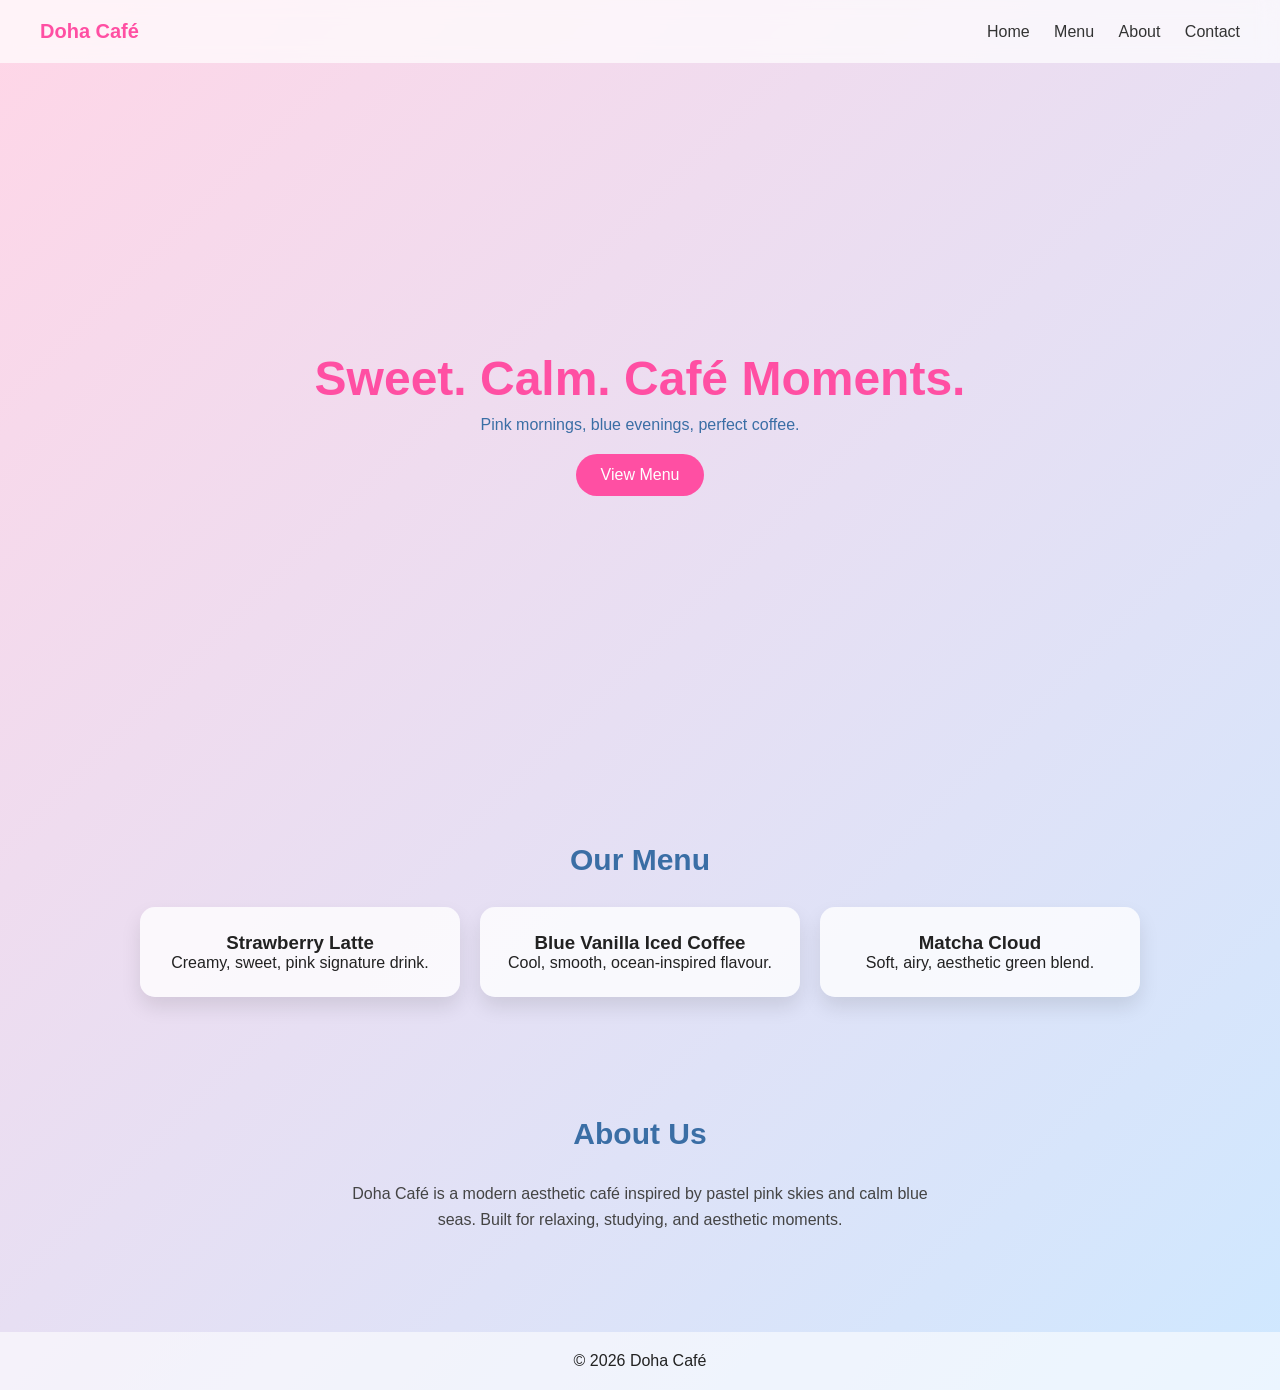
<file: index.html>
<!DOCTYPE html>
<html lang="en">
<head>
  <meta charset="UTF-8">
  <meta name="viewport" content="width=device-width, initial-scale=1.0">
  <title>Doha Café</title>
  <link rel="stylesheet" href="style.css">
</head>

<body>

  <header class="header">
    <div class="logo">Doha Café</div>

    <nav class="nav">
      <a href="#">Home</a>
      <a href="#menu">Menu</a>
      <a href="#about">About</a>
      <a href="#contact">Contact</a>
    </nav>
  </header>

  <section class="hero">
    <div class="hero-content">
      <h1>Sweet. Calm. Café Moments.</h1>
      <p>Pink mornings, blue evenings, perfect coffee.</p>
      <a href="#menu" class="btn">View Menu</a>
    </div>
  </section>

  <section id="menu" class="section">
    <h2>Our Menu</h2>

    <div class="grid">
      <div class="card">
        <h3>Strawberry Latte</h3>
        <p>Creamy, sweet, pink signature drink.</p>
      </div>

      <div class="card">
        <h3>Blue Vanilla Iced Coffee</h3>
        <p>Cool, smooth, ocean-inspired flavour.</p>
      </div>

      <div class="card">
        <h3>Matcha Cloud</h3>
        <p>Soft, airy, aesthetic green blend.</p>
      </div>
    </div>
  </section>

  <section id="about" class="section">
    <h2>About Us</h2>
    <p class="text">
      Doha Café is a modern aesthetic café inspired by pastel pink skies and calm blue seas.
      Built for relaxing, studying, and aesthetic moments.
    </p>
  </section>

  <footer class="footer">
    <p>© 2026 Doha Café</p>
  </footer>

</body>
</html>
</file>
<file: style.css>
* {
  margin: 0;
  padding: 0;
  box-sizing: border-box;
  font-family: Arial, sans-serif;
}

body {
  background: linear-gradient(135deg, #ffd6e7, #cfe8ff);
  color: #222;
}

/* HEADER */
.header {
  display: flex;
  justify-content: space-between;
  align-items: center;
  padding: 20px 40px;
  background: rgba(255, 255, 255, 0.7);
  backdrop-filter: blur(10px);
  position: sticky;
  top: 0;
}

.logo {
  font-size: 20px;
  font-weight: bold;
  color: #ff4fa3;
}

.nav a {
  margin-left: 20px;
  text-decoration: none;
  color: #333;
  font-weight: 500;
}

/* HERO */
.hero {
  height: 80vh;
  display: flex;
  justify-content: center;
  align-items: center;
  text-align: center;
  padding: 20px;
}

.hero h1 {
  font-size: 48px;
  color: #ff4fa3;
}

.hero p {
  margin-top: 10px;
  color: #3a6ea5;
}

.btn {
  display: inline-block;
  margin-top: 20px;
  padding: 12px 25px;
  background: #ff4fa3;
  color: white;
  text-decoration: none;
  border-radius: 30px;
}

/* SECTIONS */
.section {
  padding: 60px 20px;
  text-align: center;
}

.section h2 {
  font-size: 30px;
  margin-bottom: 30px;
  color: #3a6ea5;
}

.text {
  max-width: 600px;
  margin: auto;
  color: #444;
  line-height: 1.6;
}

/* GRID */
.grid {
  display: grid;
  grid-template-columns: repeat(3, 1fr);
  gap: 20px;
  max-width: 1000px;
  margin: auto;
}

.card {
  background: rgba(255, 255, 255, 0.8);
  padding: 25px;
  border-radius: 15px;
  box-shadow: 0 10px 20px rgba(0,0,0,0.1);
}

/* FOOTER */
.footer {
  text-align: center;
  padding: 20px;
  background: rgba(255,255,255,0.6);
  margin-top: 40px;
}

/* MOBILE */
@media (max-width: 768px) {

  .header {
    flex-direction: column;
    gap: 10px;
  }

  .nav {
    display: flex;
    flex-direction: column;
    gap: 10px;
  }

  .hero h1 {
    font-size: 30px;
  }

  .grid {
    grid-template-columns: 1fr;
  }
}
</file>
